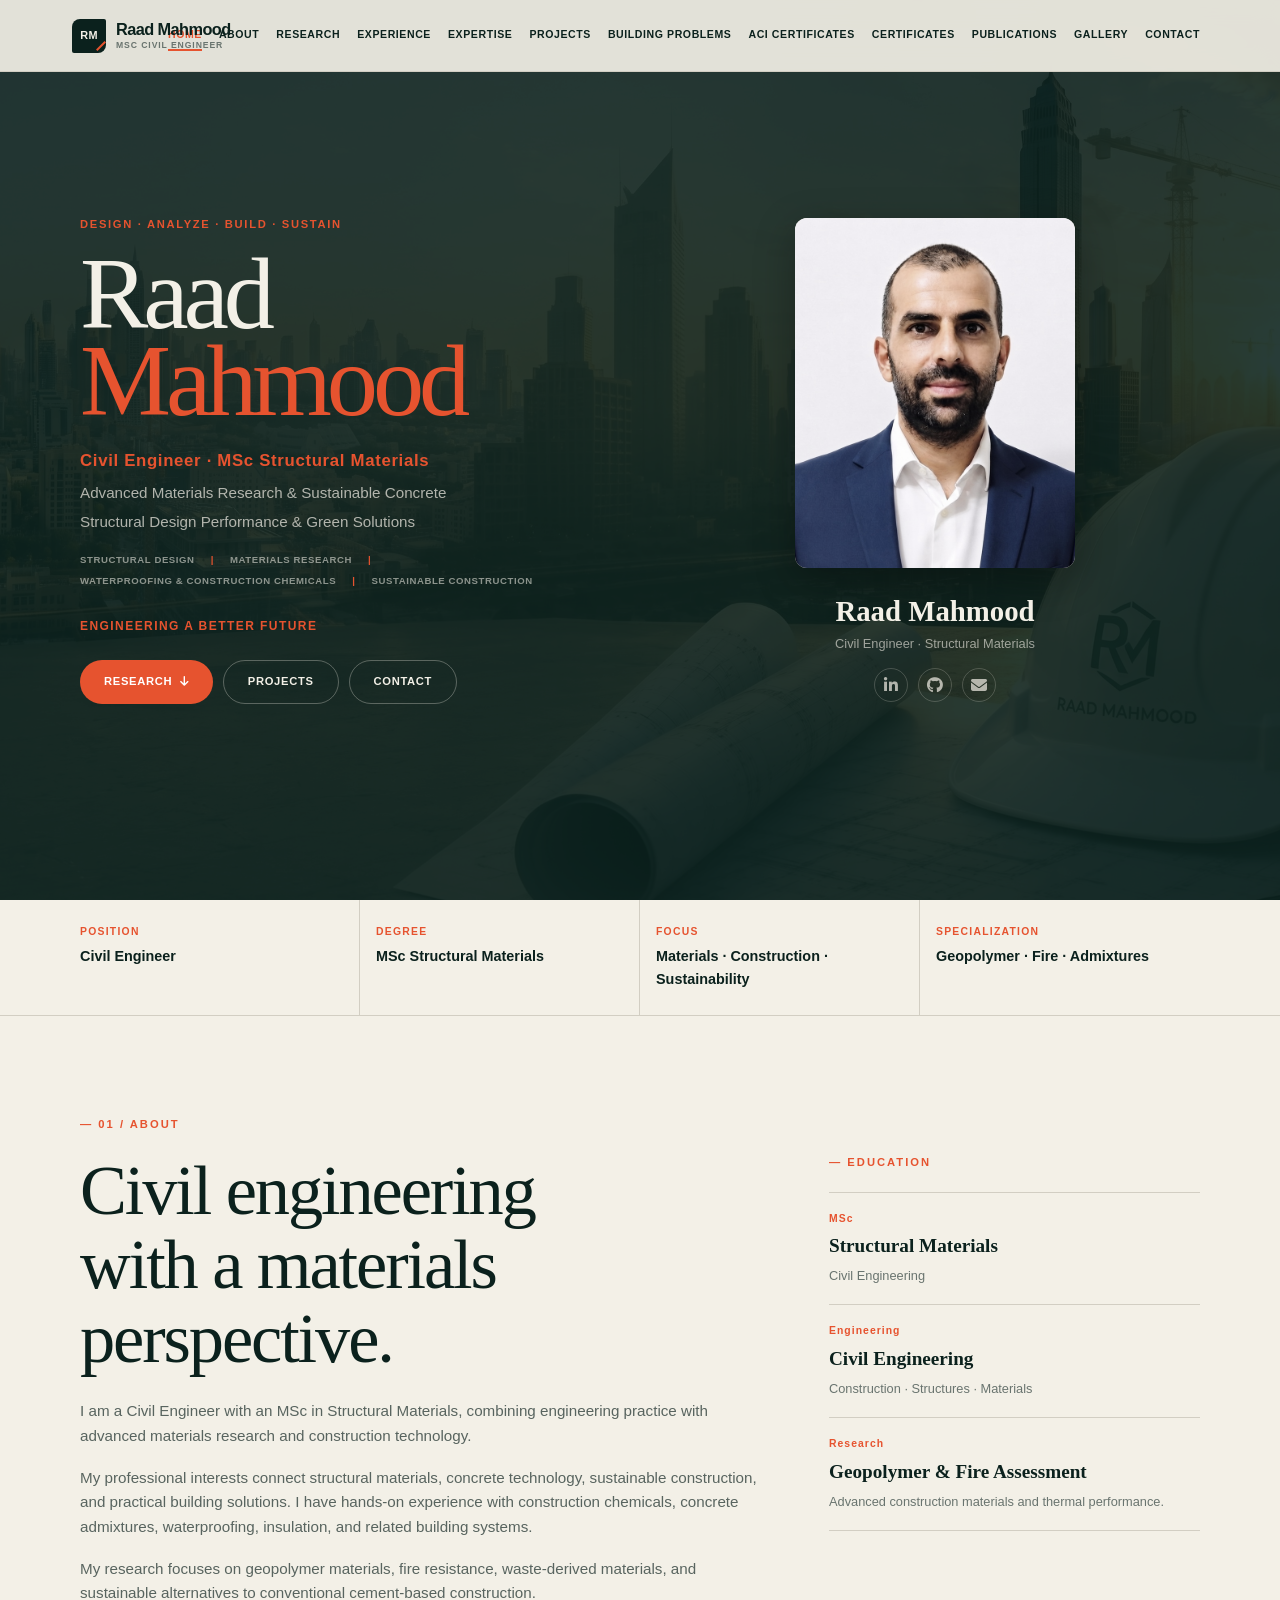
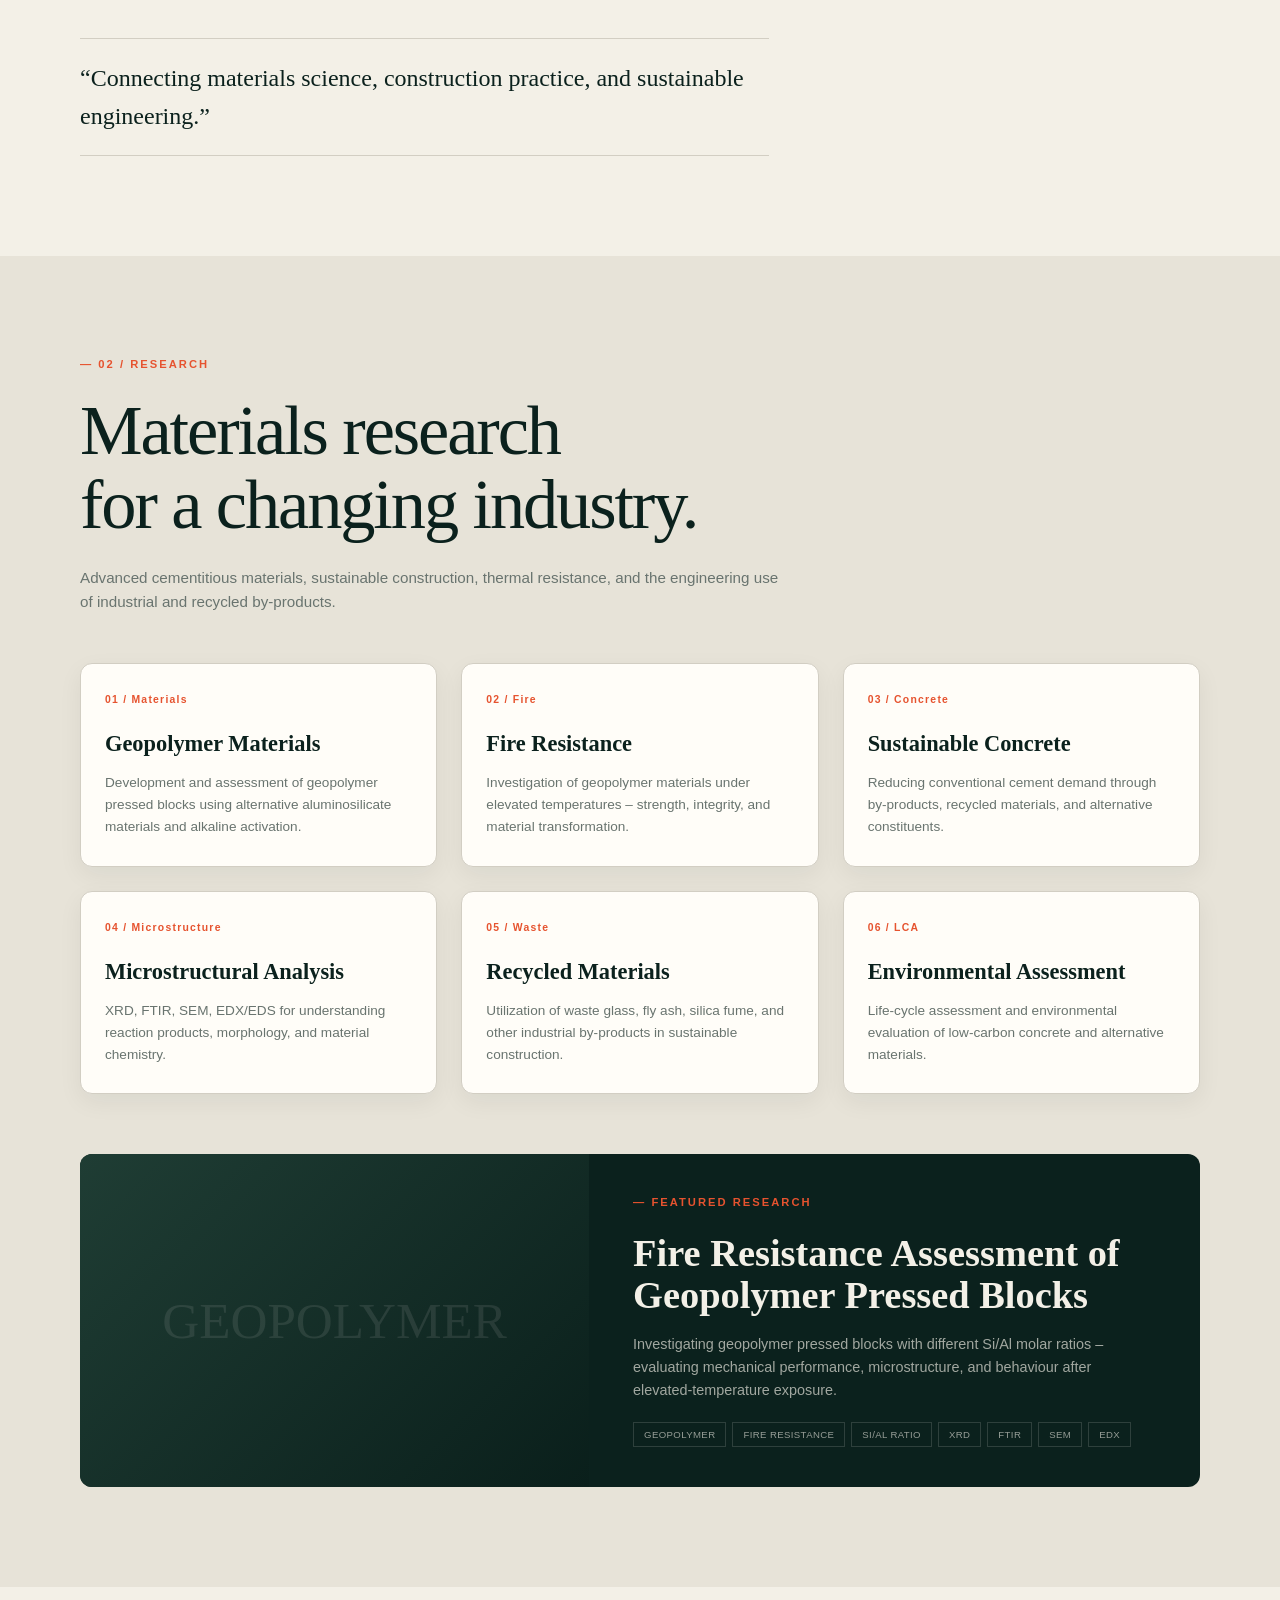
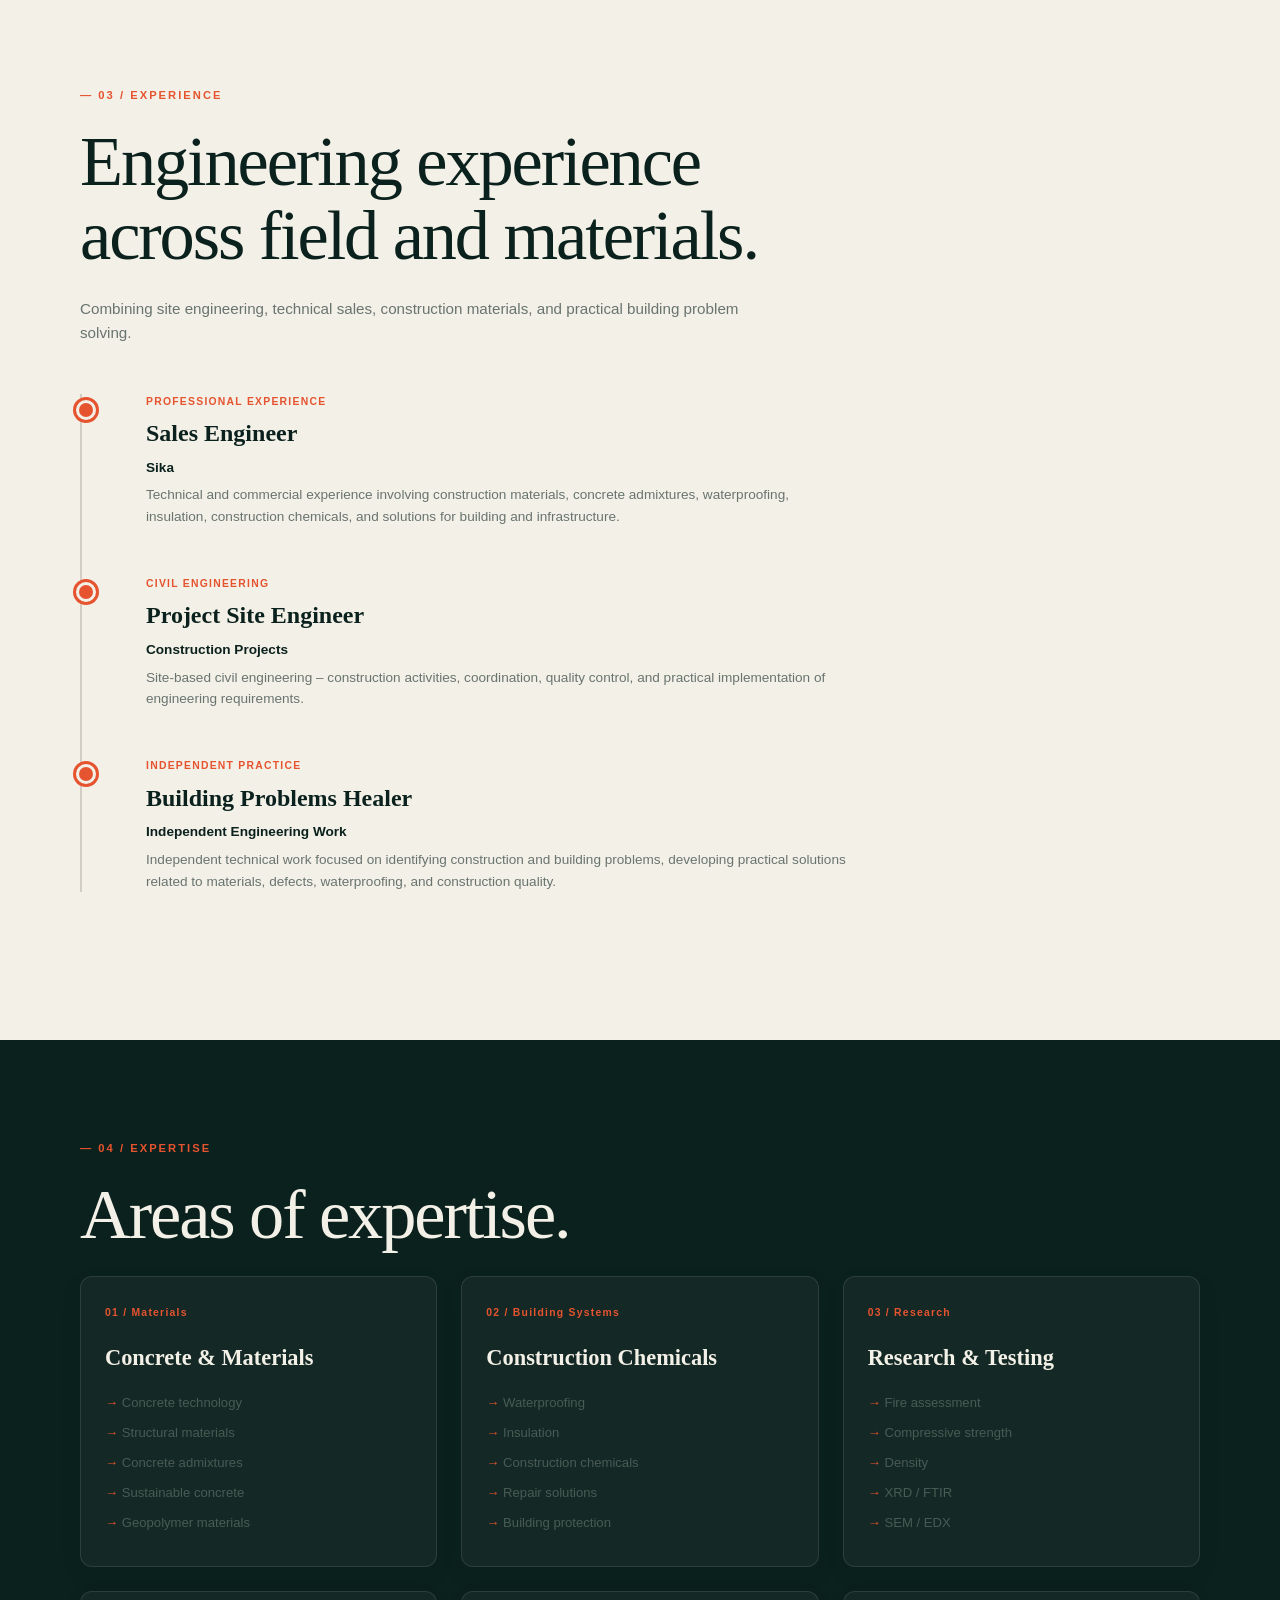
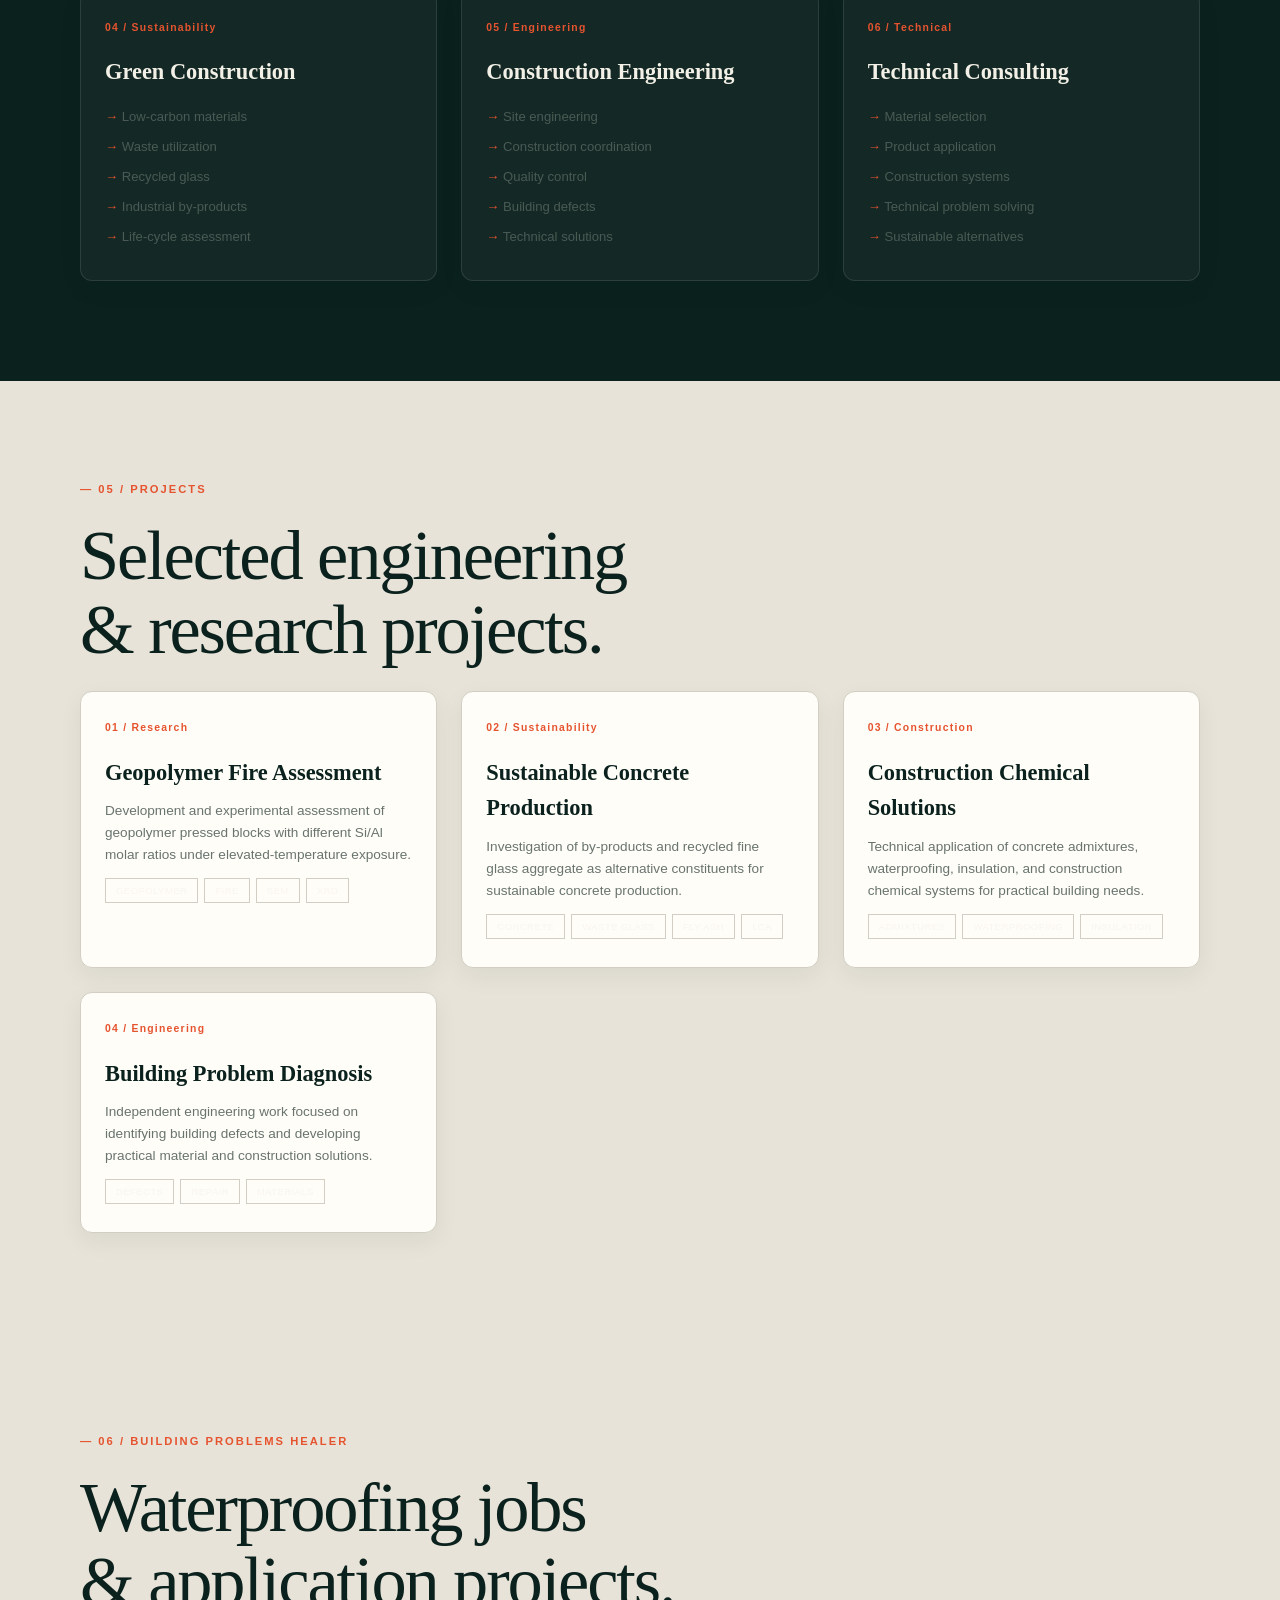
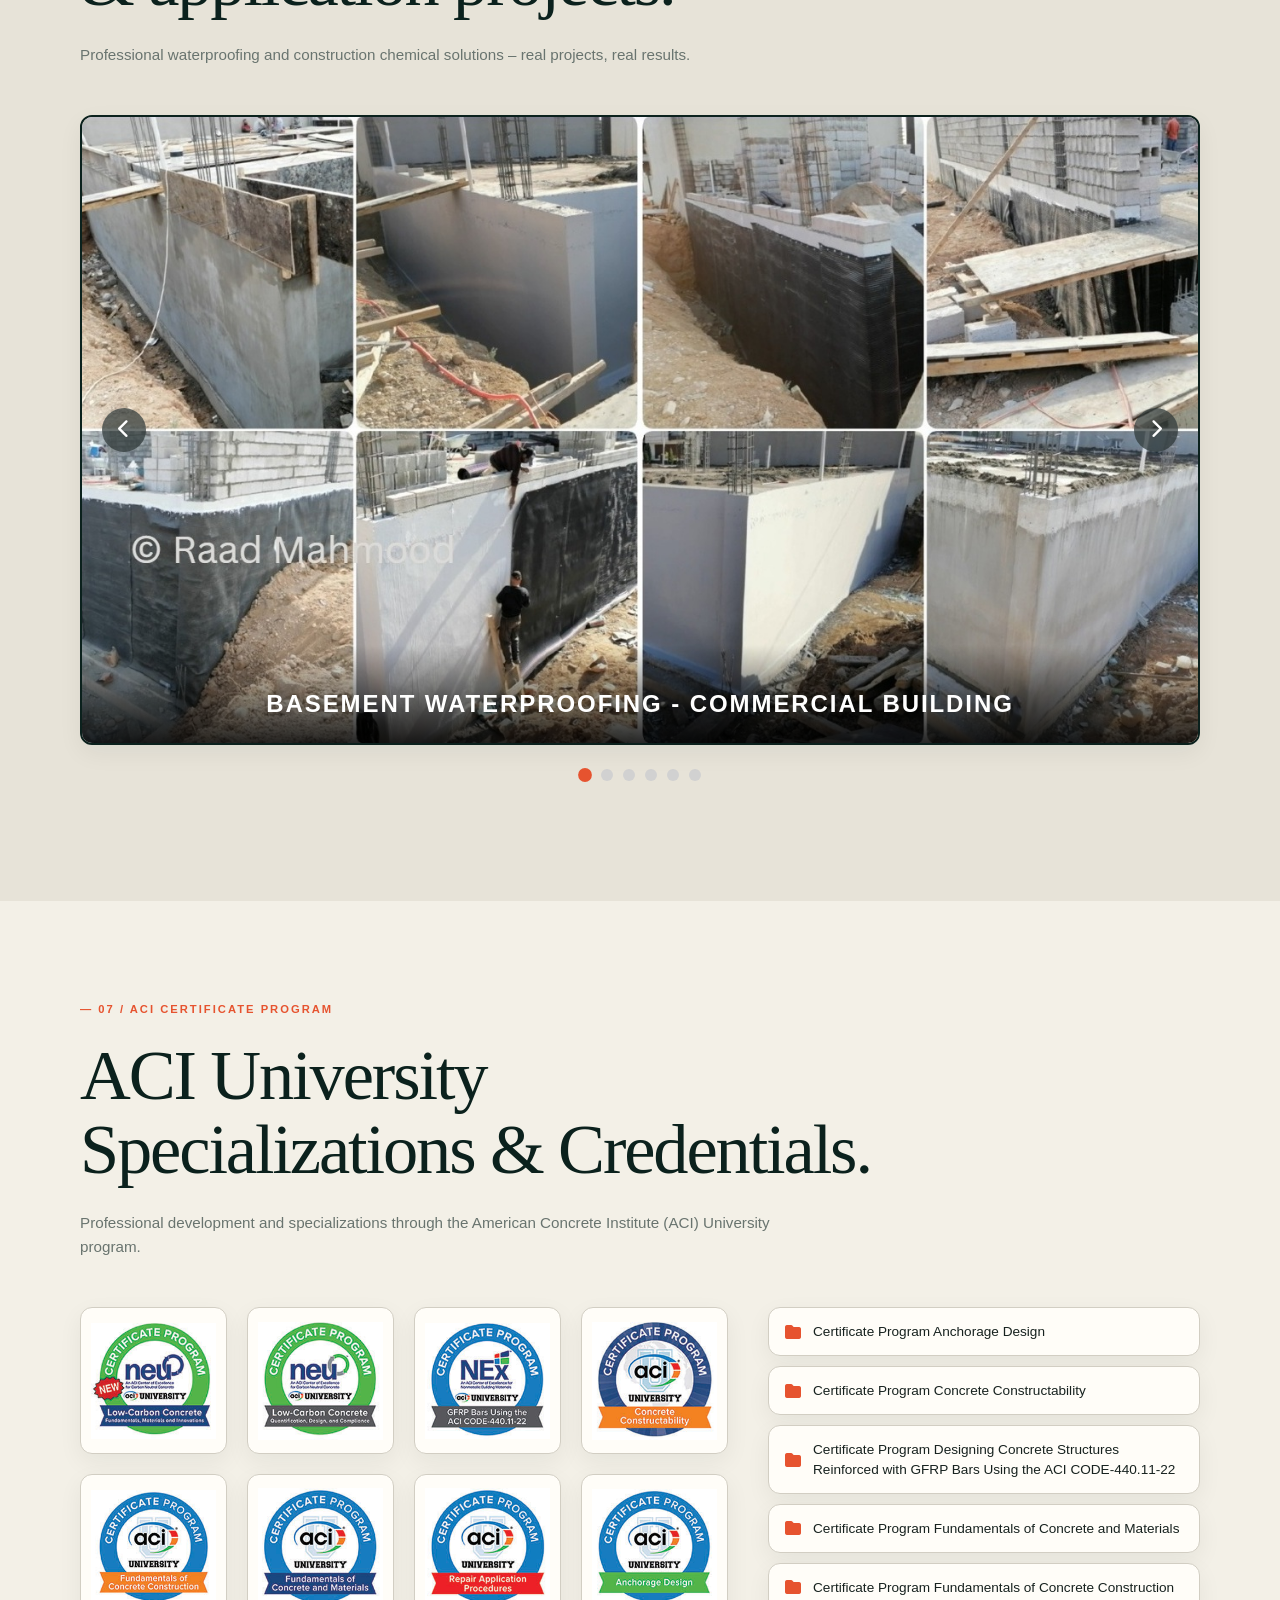
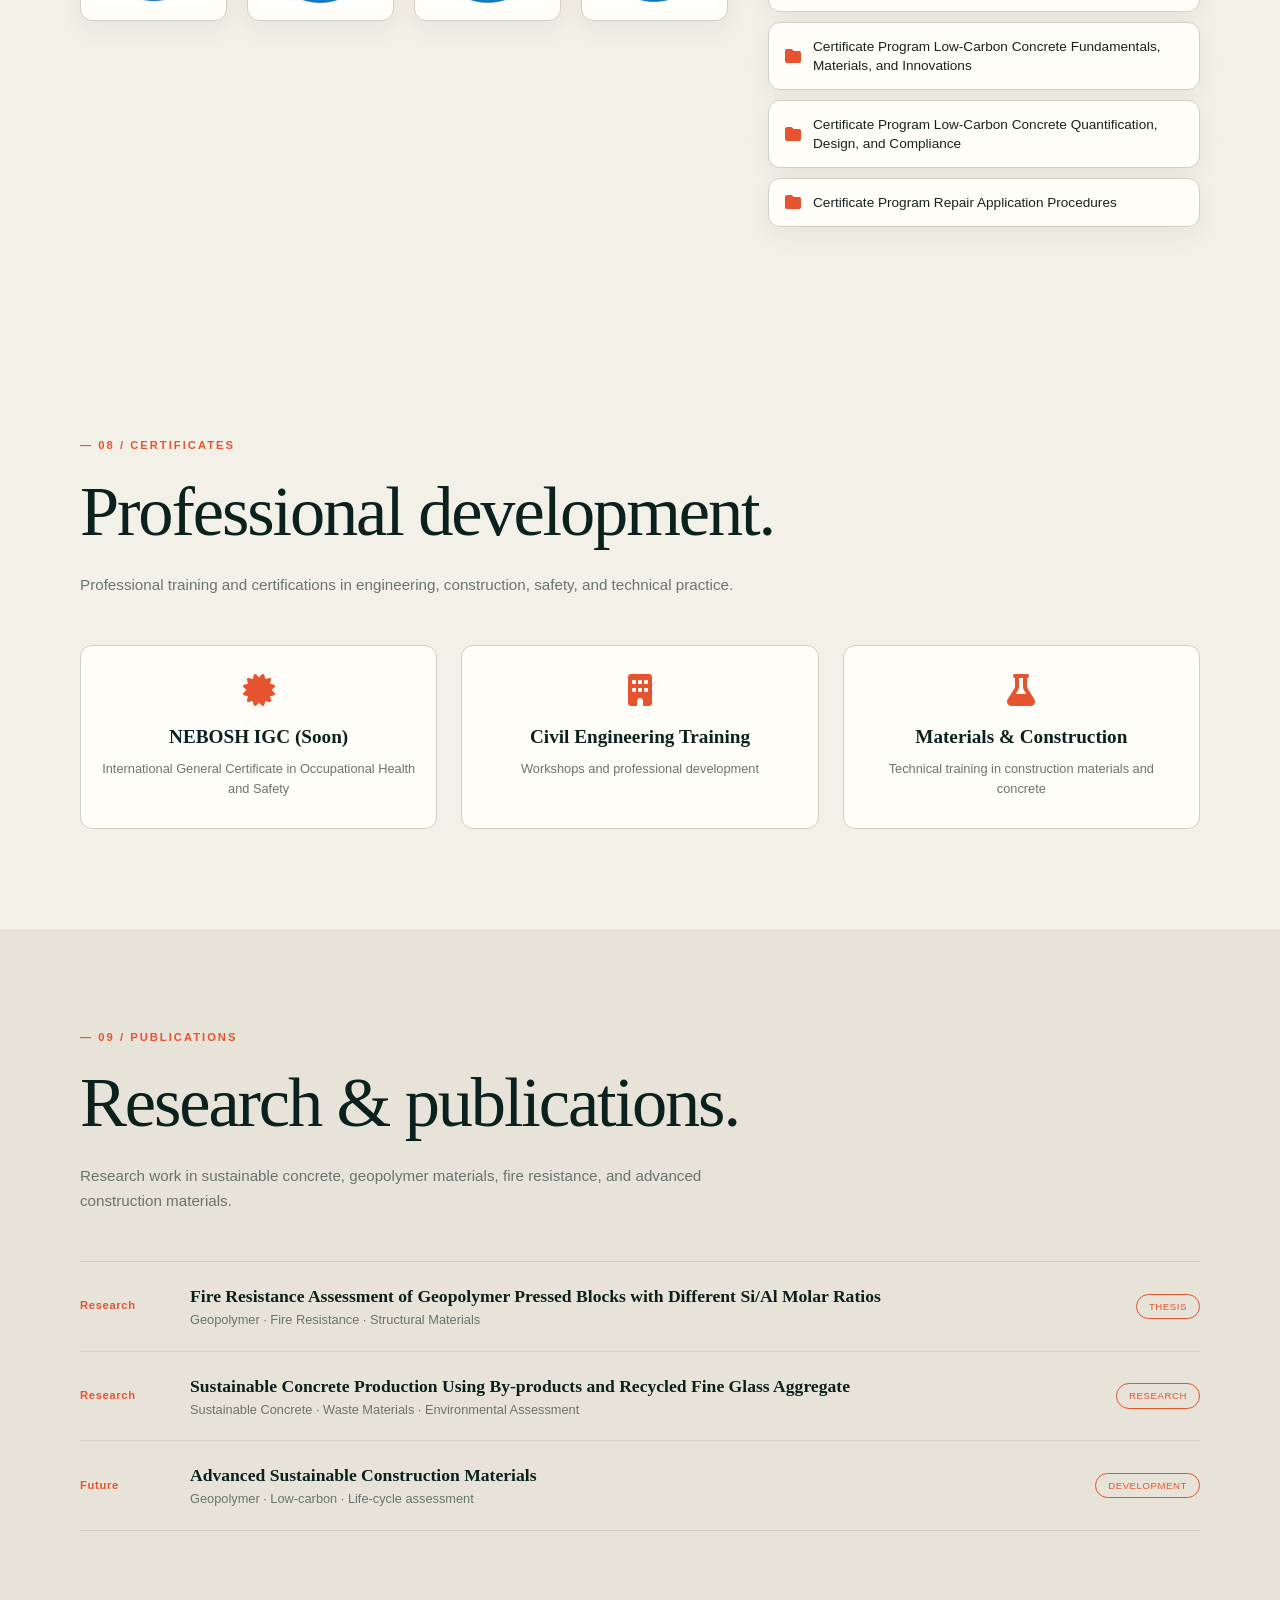
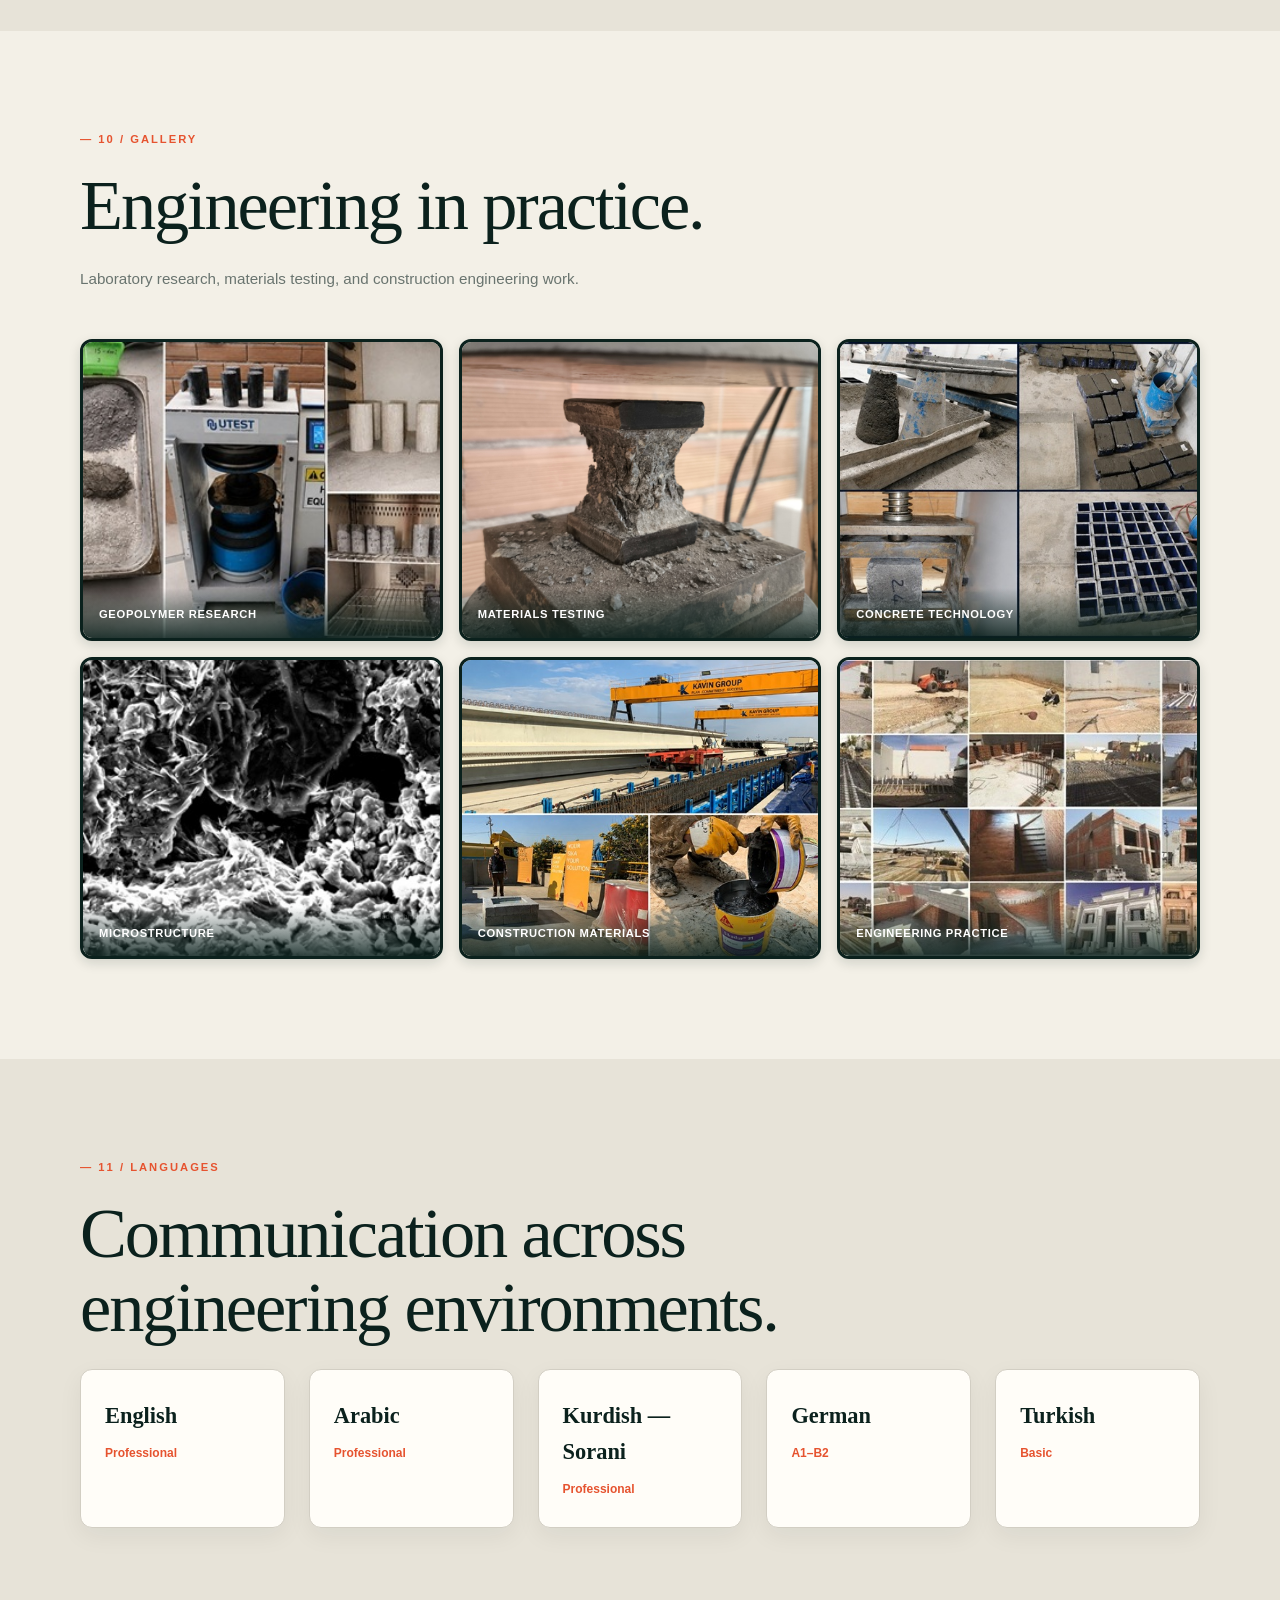
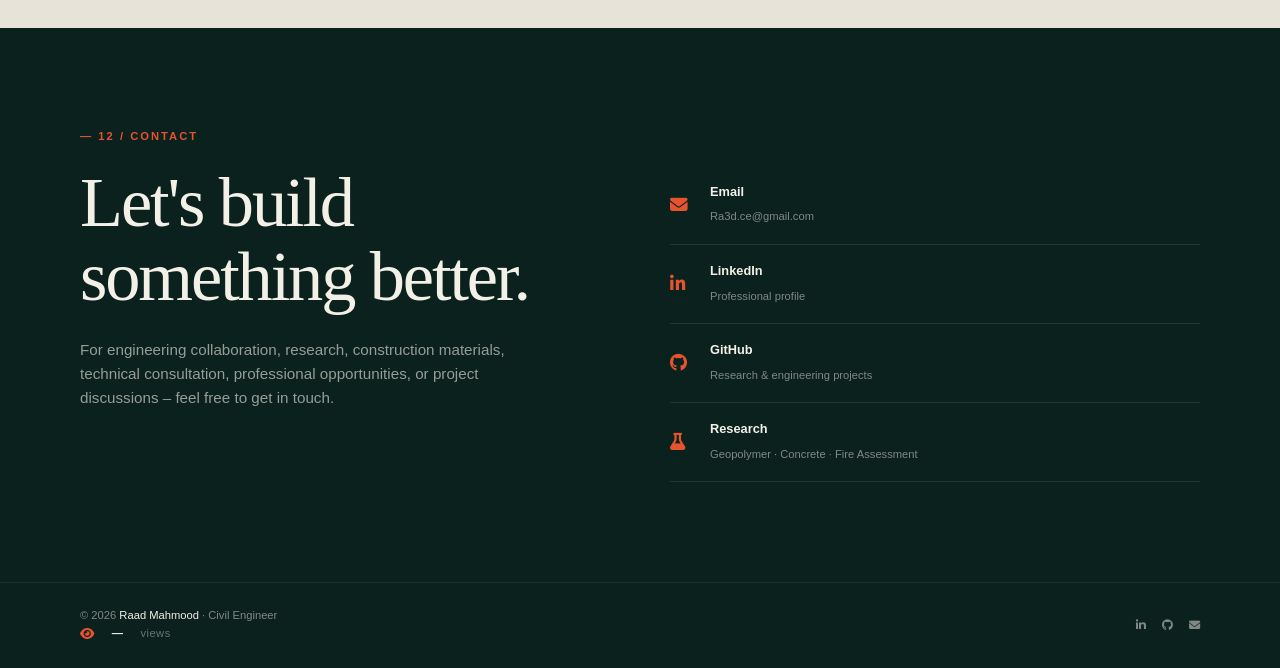
<file: index.html>
<!DOCTYPE html>
<html lang="en">
<head>
    <meta charset="UTF-8" />
    <meta name="viewport" content="width=device-width, initial-scale=1.0" />
    <title>Raad Mahmood · Civil Engineer & Materials Specialist</title>
    <meta name="description" content="Raad Mahmood – Civil Engineer, MSc Structural Materials, specialising in geopolymer fire assessment, concrete admixtures, waterproofing, insulation, construction chemicals, and sustainable concrete." />
    <link rel="stylesheet" href="https://cdnjs.cloudflare.com/ajax/libs/font-awesome/6.5.2/css/all.min.css" />

    <!-- ===== FAVICON (Updated for SVG in /images/) ===== -->
    <link rel="icon" type="image/svg+xml" href="images/favicon.svg">
    <!-- Standard fallbacks -->
    <link rel="icon" type="image/png" sizes="32x32" href="images/favicon-32x32.png">
    <link rel="icon" type="image/png" sizes="16x16" href="images/favicon-16x16.png">
    <link rel="apple-touch-icon" sizes="180x180" href="images/apple-touch-icon.png">
    <link rel="manifest" href="/site.webmanifest">
    <link rel="mask-icon" href="images/safari-pinned-tab.svg" color="#0b211d">
    <meta name="theme-color" content="#0b211d">

    <style>
        /* ===== VARIABLES (same palette) ===== */
        :root {
            --cream: #f3f0e7;
            --cream-dark: #e7e3d8;
            --green: #0b211d;
            --green-light: #15322c;
            --orange: #e6532f;
            --orange-dark: #c94122;
            --black: #17221f;
            --muted: #69746f;
            --line: #d2cec3;
            --white: #fffdf8;
            --max-width: 1120px;
            --radius: 12px;
            --shadow: 0 8px 24px rgba(11, 33, 29, 0.06);
        }

        /* ===== RESET & BASE ===== */
        * {
            margin: 0;
            padding: 0;
            box-sizing: border-box;
        }
        html {
            scroll-behavior: smooth;
        }
        body {
            font-family: "Century Gothic", "Trebuchet MS", Arial, sans-serif;
            background: var(--cream);
            color: var(--black);
            line-height: 1.6;
        }
        a {
            color: inherit;
            text-decoration: none;
        }
        img {
            max-width: 100%;
            display: block;
        }
        ::selection {
            background: var(--orange);
            color: white;
        }

        .container {
            width: min(var(--max-width), calc(100% - 40px));
            margin: 0 auto;
        }

        /* ===== IMAGE PROTECTION ===== */
        img {
            -webkit-user-drag: none;
            user-drag: none;
            -webkit-user-select: none;
            user-select: none;
            pointer-events: none;
        }
        .gallery-item img,
        .profile-image img,
        .hero::after {
            pointer-events: none;
            -webkit-user-drag: none;
            user-drag: none;
        }

        /* Subtle copyright watermark on gallery images */
        .gallery-item::after {
            content: "© Raad Mahmood";
            position: absolute;
            bottom: 34px;
            right: 12px;
            font-size: 0.45rem;
            color: rgba(255, 255, 255, 0.25);
            pointer-events: none;
            letter-spacing: 0.06em;
            text-shadow: 0 1px 4px rgba(0, 0, 0, 0.3);
            opacity: 0.6;
            z-index: 2;
        }

        /* ===== HEADER ===== */
        header {
            position: fixed;
            top: 0;
            left: 0;
            right: 0;
            height: 72px;
            background: rgba(243, 240, 231, 0.92);
            backdrop-filter: blur(12px);
            border-bottom: 1px solid var(--line);
            z-index: 1000;
            display: flex;
            align-items: center;
        }
        .nav {
            display: flex;
            align-items: center;
            justify-content: space-between;
        }
        /* ===== HEADER BRAND ===== */
        .logo {
            display: flex;
            align-items: center;
            gap: 10px;
            flex: 0 0 210px;
            width: 210px;
            transform: translateX(-8px);
            font-weight: 700;
            color: var(--green);
        }

        .logo-mark {
            width: 34px;
            height: 34px;
            flex: 0 0 34px;
            background: var(--green);
            color: var(--cream);
            display: flex;
            align-items: center;
            justify-content: center;
            font-size: 0.68rem;
            font-weight: 700;
            letter-spacing: 0.02em;
            border-radius: 8px 2px 8px 2px;
            position: relative;
            overflow: hidden;
        }

        .logo-mark::after {
            content: "";
            position: absolute;
            width: 12px;
            height: 2px;
            background: var(--orange);
            right: -1px;
            bottom: 6px;
            transform: rotate(-45deg);
        }

        .logo-text {
            display: block;
            min-width: 0;
            line-height: 1.15;
        }

        .logo-name {
            font-family: "Century Gothic", "Trebuchet MS", Arial, sans-serif;
            font-size: 1.02rem;
            font-weight: 700;
            letter-spacing: -0.035em;
            white-space: nowrap;
        }

        .logo-role {
            display: block;
            margin-top: 2px;
            font-size: 0.54rem;
            letter-spacing: 0.105em;
            text-transform: uppercase;
            color: var(--muted);
            font-weight: 600;
            white-space: nowrap;
        }

        /* ===== MENU BUTTON BASE STYLING (Prevents browser quirks) ===== */
        .menu-btn {
            display: none;
            background: none;
            border: none;
            font-size: 1.3rem;
            color: var(--green);
            cursor: pointer;
            padding: 5px;
            margin-right: -5px;
        }

        .nav-links {
            display: flex;
            align-items: center;
            justify-content: flex-end;
            gap: 17px;
            flex: 1;
            min-width: 0;
        }

        .nav-links a {
            font-size: 0.66rem;
            font-weight: 700;
            letter-spacing: 0.055em;
            text-transform: uppercase;
            color: var(--green);
            padding: 6px 0;
            border-bottom: 2px solid transparent;
            transition: color 0.2s, border-color 0.2s;
            white-space: nowrap;
        }

        .nav-links a:hover,
        .nav-links a.active {
            color: var(--orange);
            border-bottom-color: var(--orange);
        }

        @media (max-width: 1200px) and (min-width: 1101px) {
            .logo {
                flex-basis: 185px;
                width: 185px;
            }
            .nav-links {
                gap: 12px;
            }
            .nav-links a {
                font-size: 0.58rem;
                letter-spacing: 0.045em;
            }
        }

        /* ===== RESPONSIVE HEADER (Moved up to 1100px to prevent overlap on all browsers) ===== */
        @media (max-width: 1100px) {
            .logo {
                flex-basis: auto;
                width: auto;
                transform: translateX(-4px);
            }
            .nav-links {
                display: none;
                position: absolute;
                top: 72px;
                left: 20px;
                right: 20px;
                flex-direction: column;
                background: var(--cream);
                padding: 20px;
                border: 1px solid var(--line);
                border-radius: var(--radius);
                box-shadow: var(--shadow);
                gap: 10px;
            }
            .nav-links.show {
                display: flex;
            }
            .menu-btn {
                display: block;
            }
        }

        /* ===== SECTIONS ===== */
        section {
            padding: 100px 0;
        }
        .section-label {
            color: var(--orange);
            font-size: 0.7rem;
            font-weight: 700;
            letter-spacing: 0.18em;
            text-transform: uppercase;
            margin-bottom: 20px;
        }
        .section-label::before {
            content: "— ";
        }
        .section-title {
            font-family: Georgia, "Times New Roman", serif;
            font-size: clamp(2.8rem, 5.5vw, 5.2rem);
            line-height: 1.05;
            letter-spacing: -0.03em;
            font-weight: 500;
            color: var(--green);
            margin-bottom: 24px;
        }
        .section-description {
            max-width: 700px;
            color: var(--muted);
            font-size: 0.95rem;
            margin-bottom: 48px;
        }

        /* ===== HERO ===== */
        .hero {
            min-height: 100vh;
            padding-top: 120px;
            background: var(--green);
            color: var(--cream);
            display: flex;
            align-items: center;
            position: relative;
            overflow: hidden;
        }
        .hero::after {
            content: "";
            position: absolute;
            inset: 0;
            background: url('images/hero-bg.jpg') center/cover no-repeat;
            opacity: 0.12;
            pointer-events: none;
        }
        .hero-grid {
            display: grid;
            grid-template-columns: 1fr 1fr;
            gap: 60px;
            align-items: center;
            position: relative;
            z-index: 2;
        }
        .hero-content h1 {
            font-family: Georgia, "Times New Roman", serif;
            font-size: clamp(3.6rem, 8vw, 7.2rem);
            line-height: 0.9;
            letter-spacing: -0.05em;
            font-weight: 500;
            color: var(--cream);
            margin-bottom: 24px;
        }
        .hero-content h1 span {
            color: var(--orange);
        }
        .hero-sub {
            font-size: 0.8rem;
            font-weight: 700;
            letter-spacing: 0.12em;
            text-transform: uppercase;
            color: var(--orange);
            margin-bottom: 16px;
        }
        .hero-description {
            max-width: 560px;
            color: rgba(243, 240, 231, 0.7);
            font-size: 0.95rem;
            margin-bottom: 32px;
        }
        .hero-buttons {
            display: flex;
            flex-wrap: wrap;
            gap: 10px;
        }
        .btn {
            display: inline-flex;
            align-items: center;
            gap: 8px;
            padding: 12px 24px;
            font-size: 0.7rem;
            font-weight: 700;
            letter-spacing: 0.06em;
            text-transform: uppercase;
            border-radius: 40px;
            transition: 0.25s;
            cursor: pointer;
        }
        .btn-primary {
            background: var(--orange);
            color: white;
        }
        .btn-primary:hover {
            background: var(--orange-dark);
            transform: translateY(-3px);
        }
        .btn-outline {
            border: 1px solid rgba(243, 240, 231, 0.3);
            color: var(--cream);
        }
        .btn-outline:hover {
            border-color: var(--orange);
            color: var(--orange);
        }
        .hero-profile {
            display: flex;
            flex-direction: column;
            align-items: center;
            text-align: center;
        }
        .profile-image {
            width: 100%;
            max-width: 280px;
            aspect-ratio: 4 / 5;
            background: var(--cream-dark);
            border-radius: var(--radius);
            overflow: hidden;
            margin-bottom: 20px;
            box-shadow: 0 12px 40px rgba(0, 0, 0, 0.3);
        }
        .profile-image img {
            width: 100%;
            height: 100%;
            object-fit: cover;
            filter: grayscale(40%);
            transition: 0.4s;
        }
        .profile-image img:hover {
            filter: grayscale(0%);
        }
        .hero-profile h3 {
            font-family: Georgia, "Times New Roman", serif;
            font-size: 1.8rem;
            color: var(--cream);
        }
        .hero-profile p {
            color: rgba(243, 240, 231, 0.6);
            font-size: 0.8rem;
        }
        .social-icons {
            display: flex;
            gap: 10px;
            margin-top: 14px;
        }
        .social-icons a {
            display: flex;
            align-items: center;
            justify-content: center;
            width: 34px;
            height: 34px;
            border: 1px solid rgba(243, 240, 231, 0.2);
            border-radius: 50%;
            color: rgba(243, 240, 231, 0.7);
            transition: 0.2s;
        }
        .social-icons a:hover {
            border-color: var(--orange);
            color: var(--orange);
        }

        /* ===== INFO STRIP ===== */
        .info-strip {
            padding: 0;
            background: var(--cream);
            border-bottom: 1px solid var(--line);
        }
        .info-grid {
            display: grid;
            grid-template-columns: repeat(4, 1fr);
        }
        .info-item {
            padding: 24px 16px;
            border-right: 1px solid var(--line);
        }
        .info-item:last-child {
            border-right: none;
        }
        .info-item:first-child {
            padding-left: 0;
        }
        .info-label {
            color: var(--orange);
            font-size: 0.65rem;
            font-weight: 700;
            letter-spacing: 0.12em;
            text-transform: uppercase;
            margin-bottom: 4px;
        }
        .info-value {
            font-weight: 600;
            font-size: 0.9rem;
            color: var(--green);
        }

        /* ===== ABOUT ===== */
        #about {
            background: var(--cream);
        }
        .about-grid {
            display: grid;
            grid-template-columns: 1.3fr 0.7fr;
            gap: 60px;
        }
        .about-text p {
            color: #58645f;
            font-size: 0.95rem;
            margin-bottom: 18px;
        }
        .about-highlight {
            margin-top: 32px;
            padding: 20px 0;
            border-top: 1px solid var(--line);
            border-bottom: 1px solid var(--line);
            font-family: Georgia, "Times New Roman", serif;
            font-size: 1.5rem;
            color: var(--green);
        }
        .education-item {
            padding: 18px 0;
            border-top: 1px solid var(--line);
        }
        .education-item:last-child {
            border-bottom: 1px solid var(--line);
        }
        .education-year {
            color: var(--orange);
            font-size: 0.65rem;
            font-weight: 700;
            letter-spacing: 0.1em;
        }
        .education-item h3 {
            font-family: Georgia, "Times New Roman", serif;
            color: var(--green);
            font-size: 1.2rem;
            margin: 4px 0;
        }
        .education-item p {
            color: var(--muted);
            font-size: 0.8rem;
        }

        /* ===== CARDS ===== */
        .card-grid {
            display: grid;
            grid-template-columns: repeat(auto-fit, minmax(280px, 1fr));
            gap: 24px;
        }
        .card {
            background: var(--white);
            border-radius: var(--radius);
            padding: 28px 24px;
            border: 1px solid var(--line);
            transition: 0.25s;
            box-shadow: var(--shadow);
        }
        .card:hover {
            transform: translateY(-6px);
            box-shadow: 0 16px 40px rgba(11, 33, 29, 0.08);
        }
        .card .number {
            color: var(--orange);
            font-size: 0.65rem;
            font-weight: 700;
            letter-spacing: 0.12em;
            margin-bottom: 18px;
        }
        .card h3 {
            font-family: Georgia, "Times New Roman", serif;
            color: var(--green);
            font-size: 1.4rem;
            margin-bottom: 10px;
        }
        .card p {
            color: var(--muted);
            font-size: 0.85rem;
        }
        .card ul {
            list-style: none;
            padding: 0;
            margin-top: 12px;
        }
        .card ul li {
            padding: 4px 0;
            border-bottom: 1px solid rgba(0, 0, 0, 0.04);
            font-size: 0.82rem;
            color: #4a5a54;
        }
        .card ul li::before {
            content: "→ ";
            color: var(--orange);
        }

        /* ===== FEATURED RESEARCH ===== */
        .featured {
            margin-top: 60px;
            display: grid;
            grid-template-columns: 1fr 1.2fr;
            background: var(--green);
            border-radius: var(--radius);
            overflow: hidden;
            color: var(--cream);
        }
        .featured-visual {
            min-height: 300px;
            background: linear-gradient(135deg, #1f3d34, #0a1f1b);
            display: flex;
            align-items: center;
            justify-content: center;
            font-family: Georgia, "Times New Roman", serif;
            font-size: clamp(2rem, 4vw, 4rem);
            color: rgba(243, 240, 231, 0.1);
        }
        .featured-content {
            padding: 40px 44px;
        }
        .featured-content .section-label {
            color: var(--orange);
        }
        .featured-content h3 {
            font-family: Georgia, "Times New Roman", serif;
            font-size: clamp(1.8rem, 3vw, 2.8rem);
            line-height: 1.1;
            color: var(--cream);
            margin-bottom: 16px;
        }
        .featured-content p {
            color: rgba(243, 240, 231, 0.65);
            font-size: 0.9rem;
            margin-bottom: 20px;
        }
        .tags {
            display: flex;
            flex-wrap: wrap;
            gap: 6px;
        }
        .tag {
            border: 1px solid rgba(243, 240, 231, 0.15);
            padding: 4px 10px;
            font-size: 0.6rem;
            text-transform: uppercase;
            letter-spacing: 0.04em;
            color: rgba(243, 240, 231, 0.6);
        }

        /* ===== TIMELINE ===== */
        .timeline {
            position: relative;
            margin-top: 40px;
            border-left: 2px solid var(--line);
            padding-left: 40px;
        }
        .timeline-item {
            position: relative;
            margin-bottom: 48px;
            padding-left: 24px;
        }
        .timeline-item::before {
            content: "";
            position: absolute;
            left: -46px;
            top: 6px;
            width: 14px;
            height: 14px;
            border-radius: 50%;
            background: var(--orange);
            border: 3px solid var(--cream);
            box-shadow: 0 0 0 3px var(--orange);
        }
        .timeline-date {
            color: var(--orange);
            font-size: 0.65rem;
            font-weight: 700;
            letter-spacing: 0.12em;
            text-transform: uppercase;
        }
        .timeline-item h3 {
            font-family: Georgia, "Times New Roman", serif;
            color: var(--green);
            font-size: 1.5rem;
            margin: 4px 0;
        }
        .timeline-company {
            font-weight: 600;
            color: var(--green);
            font-size: 0.85rem;
            margin-bottom: 6px;
        }
        .timeline-item p {
            max-width: 700px;
            color: var(--muted);
            font-size: 0.85rem;
        }

        /* ===== GALLERY ===== */
        .gallery-grid {
            display: grid;
            grid-template-columns: repeat(3, 1fr);
            gap: 16px;
        }
        .gallery-item {
            aspect-ratio: 1.2;
            background: var(--cream-dark);
            position: relative;
            overflow: hidden;
            border: 3px solid var(--green);
            border-radius: var(--radius);
            box-shadow: 0 4px 12px rgba(11, 33, 29, 0.15);
        }
        .gallery-item img {
            width: 100%;
            height: 100%;
            object-fit: cover;
            transition: 0.3s;
        }
        .gallery-item img:hover {
            transform: scale(1.03);
        }
        .gallery-label {
            position: absolute;
            bottom: 0;
            left: 0;
            right: 0;
            padding: 18px 16px 14px 16px;
            background: linear-gradient(to top, rgba(11, 33, 29, 0.85) 0%, transparent 100%);
            font-size: 0.7rem;
            font-weight: 700;
            text-transform: uppercase;
            letter-spacing: 0.06em;
            color: white;
            pointer-events: none;
            z-index: 1;
        }

        /* ===== CERTIFICATES ===== */
        .cert-grid {
            display: grid;
            grid-template-columns: repeat(auto-fit, minmax(240px, 1fr));
            gap: 24px;
        }
        .cert-item {
            background: var(--white);
            padding: 28px 20px;
            border-radius: var(--radius);
            border: 1px solid var(--line);
            text-align: center;
            transition: 0.25s;
        }
        .cert-item:hover {
            transform: translateY(-4px);
            box-shadow: var(--shadow);
        }
        .cert-item i {
            font-size: 2rem;
            color: var(--orange);
            margin-bottom: 16px;
        }
        .cert-item h4 {
            font-family: Georgia, "Times New Roman", serif;
            color: var(--green);
            font-size: 1.2rem;
            margin-bottom: 6px;
        }
        .cert-item p {
            color: var(--muted);
            font-size: 0.8rem;
        }

        /* ===== PUBLICATIONS ===== */
        .pub-list {
            border-top: 1px solid var(--line);
        }
        .pub-item {
            display: grid;
            grid-template-columns: 90px 1fr auto;
            gap: 20px;
            align-items: center;
            padding: 20px 0;
            border-bottom: 1px solid var(--line);
        }
        .pub-item .year {
            color: var(--orange);
            font-weight: 700;
            font-size: 0.7rem;
            letter-spacing: 0.06em;
        }
        .pub-item h4 {
            font-family: Georgia, "Times New Roman", serif;
            color: var(--green);
            font-size: 1.1rem;
        }
        .pub-item p {
            color: var(--muted);
            font-size: 0.8rem;
        }
        .pub-status {
            border: 1px solid var(--orange);
            padding: 4px 12px;
            font-size: 0.6rem;
            text-transform: uppercase;
            letter-spacing: 0.06em;
            color: var(--orange);
            border-radius: 30px;
        }

        /* ===== CONTACT ===== */
        #contact {
            background: var(--green);
            color: var(--cream);
        }
        #contact .section-title {
            color: var(--cream);
        }
        .contact-grid {
            display: grid;
            grid-template-columns: 1fr 1fr;
            gap: 60px;
        }
        .contact-intro {
            color: rgba(243, 240, 231, 0.6);
            font-size: 0.95rem;
            max-width: 480px;
        }
        .contact-link {
            display: flex;
            align-items: center;
            gap: 16px;
            padding: 16px 0;
            border-bottom: 1px solid rgba(243, 240, 231, 0.1);
            transition: 0.2s;
        }
        .contact-link:hover {
            transform: translateX(6px);
            border-color: var(--orange);
        }
        .contact-link i {
            color: var(--orange);
            width: 24px;
            font-size: 1.1rem;
        }
        .contact-link strong {
            display: block;
            color: var(--cream);
            font-size: 0.8rem;
        }
        .contact-link span {
            color: rgba(243, 240, 231, 0.5);
            font-size: 0.7rem;
        }

        /* ===== FOOTER ===== */
        footer {
            background: var(--green);
            border-top: 1px solid rgba(243, 240, 231, 0.08);
            padding: 24px 0;
            color: rgba(243, 240, 231, 0.5);
            font-size: 0.7rem;
        }
        .footer-inner {
            display: flex;
            justify-content: space-between;
            align-items: center;
            flex-wrap: wrap;
            gap: 12px;
        }
        .footer-name {
            color: var(--cream);
        }
        .footer-socials {
            display: flex;
            gap: 16px;
        }
        .footer-socials a {
            transition: 0.2s;
        }
        .footer-socials a:hover {
            color: var(--orange);
        }
        .visitor-counter {
            display: inline-flex;
            align-items: center;
            gap: 8px;
            font-size: 0.7rem;
            color: rgba(243, 240, 231, 0.4);
            letter-spacing: 0.04em;
        }
        .visitor-counter i {
            color: var(--orange);
            font-size: 0.8rem;
        }
        .visitor-counter .count {
            color: var(--cream);
            font-weight: 600;
            min-width: 30px;
            display: inline-block;
            text-align: center;
        }

        /* ===== BUILDING PROBLEMS – SINGLE IMAGE SLIDER ===== */
        .healer-slider-wrapper {
            max-width: 100%;
            margin: 0 auto;
            padding-bottom: 20px;
        }
        .healer-slide-card {
            position: relative;
            border-radius: var(--radius);
            border: 2px solid var(--green);
            overflow: hidden;
            box-shadow: var(--shadow);
            background: var(--cream);
            aspect-ratio: 16 / 9;
        }
        .healer-slide-card img {
            width: 100%;
            height: 100%;
            object-fit: cover;
            display: block;
            pointer-events: none;
        }
        .healer-overlay {
            position: absolute;
            bottom: 0;
            left: 0;
            right: 0;
            padding: 40px 20px 20px;
            background: linear-gradient(to top, rgba(0,0,0,0.85) 0%, transparent 100%);
            text-align: center;
            pointer-events: none;
        }
        .healer-overlay h3 {
            color: #fff;
            text-transform: uppercase;
            font-weight: 700;
            letter-spacing: 0.08em;
            font-family: "Century Gothic", Arial, sans-serif;
            font-size: clamp(1rem, 2vw, 1.5rem);
        }
        .healer-nav-btn {
            position: absolute;
            top: 50%;
            transform: translateY(-50%);
            background: rgba(45, 55, 55, 0.7);
            color: #fff;
            border: none;
            width: 44px;
            height: 44px;
            border-radius: 50%;
            display: flex;
            align-items: center;
            justify-content: center;
            cursor: pointer;
            z-index: 10;
            transition: 0.2s;
            font-size: 1.2rem;
        }
        .healer-nav-btn:hover {
            background: var(--orange);
            transform: translateY(-50%) scale(1.05);
        }
        .healer-prev { left: 20px; }
        .healer-next { right: 20px; }
        .healer-dots {
            display: flex;
            justify-content: center;
            gap: 10px;
            margin-top: 24px;
        }
        .healer-dots button {
            width: 12px;
            height: 12px;
            border-radius: 50%;
            border: none;
            background: #d1d1d1;
            cursor: pointer;
            transition: 0.3s;
        }
        .healer-dots button.active {
            background: var(--orange);
            transform: scale(1.15);
        }

        /* ===== NEW ACI CERTIFICATE SECTION ===== */
        #aci-certificates {
            background: var(--cream);
        }
        .aci-grid {
            display: grid;
            grid-template-columns: 1.2fr 0.8fr;
            gap: 40px;
            align-items: start;
        }
        .badge-grid {
            display: grid;
            grid-template-columns: repeat(4, 1fr);
            gap: 20px;
        }
        .badge-grid img {
            width: 100%;
            height: auto;
            aspect-ratio: 1/1;
            object-fit: contain;
            border-radius: var(--radius);
            border: 1px solid var(--line);
            box-shadow: var(--shadow);
            transition: 0.3s;
            background: var(--white);
            padding: 10px;
        }
        .badge-grid img:hover {
            transform: translateY(-4px);
            box-shadow: 0 12px 28px rgba(11, 33, 29, 0.08);
        }
        .aci-list ul {
            list-style: none;
            padding: 0;
            margin: 0;
        }
        .aci-list ul li {
            padding: 14px 16px;
            background: var(--white);
            border-radius: var(--radius);
            border: 1px solid var(--line);
            margin-bottom: 10px;
            font-size: 0.85rem;
            color: var(--black);
            display: flex;
            align-items: center;
            gap: 12px;
            transition: 0.2s;
            box-shadow: var(--shadow);
            line-height: 1.4;
        }
        .aci-list ul li i {
            color: var(--orange);
            font-size: 1rem;
            flex-shrink: 0;
        }
        .aci-list ul li:hover {
            border-color: var(--orange);
            transform: translateX(4px);
        }

        /* ===== RESPONSIVE ===== */
        @media (max-width: 920px) {
            .hero-grid {
                grid-template-columns: 1fr;
                text-align: center;
            }
            .hero-content .hero-description {
                margin-left: auto;
                margin-right: auto;
            }
            .hero-buttons {
                justify-content: center;
            }
            .hero-profile {
                order: -1;
            }
            .profile-image {
                max-width: 200px;
                margin-left: auto;
                margin-right: auto;
            }
            .about-grid,
            .contact-grid,
            .featured {
                grid-template-columns: 1fr;
            }
            .featured-visual {
                min-height: 180px;
            }
            .info-grid {
                grid-template-columns: 1fr 1fr;
            }
            .info-item {
                border-bottom: 1px solid var(--line);
            }
            .gallery-grid {
                grid-template-columns: 1fr 1fr;
                gap: 12px;
            }
            .pub-item {
                grid-template-columns: 1fr;
                gap: 6px;
            }
            .footer-inner {
                flex-direction: column;
                text-align: center;
            }
            .healer-nav-btn {
                width: 34px;
                height: 34px;
                font-size: 0.9rem;
            }
            .healer-prev { left: 10px; }
            .healer-next { right: 10px; }
            
            .aci-grid {
                grid-template-columns: 1fr;
            }
            .badge-grid {
                grid-template-columns: repeat(4, 1fr); 
                gap: 15px;
            }
        }

        @media (max-width: 700px) {
            .logo {
                flex-basis: auto;
                width: auto;
                transform: translateX(-4px);
            }
            .logo-mark {
                width: 34px;
                height: 34px;
                flex-basis: 34px;
            }
            .logo-name {
                font-size: 0.92rem;
                font-weight: 700;
            }
            .logo-role {
                font-size: 0.50rem;
            }
            .badge-grid {
                grid-template-columns: repeat(2, 1fr);
            }
        }

        @media (max-width: 560px) {
            section {
                padding: 60px 0;
            }
            .info-grid {
                grid-template-columns: 1fr;
            }
            .gallery-grid {
                grid-template-columns: 1fr;
                gap: 12px;
            }
            .footer-inner {
                flex-direction: column;
                gap: 12px;
            }
            .healer-slide-card {
                aspect-ratio: 4/3;
            }
            .healer-overlay h3 {
                font-size: 0.9rem;
            }
            .aci-list ul li {
                font-size: 0.8rem;
                padding: 12px;
            }
            .badge-grid {
                grid-template-columns: repeat(2, 1fr);
                gap: 10px;
            }
        }

        /* ===== REVEAL ANIMATION ===== */
        .reveal {
            opacity: 0;
            transform: translateY(28px);
            transition: opacity 0.7s ease, transform 0.7s ease;
        }
        .reveal.active {
            opacity: 1;
            transform: translateY(0);
        }
    </style>
</head>
<body>

    <!-- ===== HEADER ===== -->
    <header>
        <div class="container nav">
            <a href="#home" class="logo">
                <div class="logo-mark">RM</div>
                <div class="logo-text">
                    <div class="logo-name">Raad Mahmood</div>
                    <span class="logo-role">MSc Civil Engineer</span>
                </div>
            </a>
            <button class="menu-btn" onclick="toggleMenu()"><i class="fas fa-bars"></i></button>
            <div class="nav-links" id="navLinks">
                <a href="#home">Home</a>
                <a href="#about">About</a>
                <a href="#research">Research</a>
                <a href="#experience">Experience</a>
                <a href="#expertise">Expertise</a>
                <a href="#projects">Projects</a>
                <a href="#building-problems">Building Problems</a>
                <a href="#aci-certificates">ACI Certificates</a>
                <a href="#certificates">Certificates</a>
                <a href="#publications">Publications</a>
                <a href="#gallery">Gallery</a>
                <a href="#contact">Contact</a>
            </div>
        </div>
    </header>

    <!-- ===== HERO ===== -->
    <section class="hero" id="home">
        <div class="container hero-grid">
            <div class="hero-content reveal">
                <div class="hero-sub" style="letter-spacing: 0.15em; font-size: 0.7rem;">
                    DESIGN · ANALYZE · BUILD · SUSTAIN
                </div>
                <h1 style="font-size: clamp(3.8rem, 8vw, 7.5rem); line-height: 0.85;">
                    Raad <br /><span>Mahmood</span>
                </h1>
                <p style="font-size: 1.05rem; font-weight: 600; color: var(--orange); letter-spacing: 0.04em; margin: 12px 0 6px;">
                    Civil Engineer · MSc Structural Materials
                </p>
                <p class="hero-description" style="max-width: 600px; margin-bottom: 4px; font-size: 0.95rem;">
                    Advanced Materials Research &amp; Sustainable Concrete
                </p>
                <p class="hero-description" style="max-width: 600px; margin-bottom: 18px; font-size: 0.95rem;">
                    Structural Design Performance &amp; Green Solutions
                </p>
                <div style="display: flex; flex-wrap: wrap; gap: 6px 16px; margin-bottom: 28px; font-size: 0.6rem; font-weight: 600; letter-spacing: 0.06em; text-transform: uppercase; color: rgba(243,240,231,0.55);">
                    <span>Structural Design</span>
                    <span style="color: var(--orange);">|</span>
                    <span>Materials Research</span>
                    <span style="color: var(--orange);">|</span>
                    <span>Waterproofing &amp; Construction Chemicals</span>
                    <span style="color: var(--orange);">|</span>
                    <span>Sustainable Construction</span>
                </div>
                <p style="font-size: 0.75rem; font-weight: 700; letter-spacing: 0.12em; text-transform: uppercase; color: var(--orange); margin-bottom: 24px;">
                    Engineering A Better Future
                </p>
                <div class="hero-buttons">
                    <a href="#research" class="btn btn-primary">Research <i class="fas fa-arrow-down"></i></a>
                    <a href="#projects" class="btn btn-outline">Projects</a>
                    <a href="#contact" class="btn btn-outline">Contact</a>
                </div>
            </div>

            <div class="hero-profile reveal">
                <div class="profile-image">
                    <img src="images/profile.jpg" alt="Raad Mahmood" />
                </div>
                <h3>Raad Mahmood</h3>
                <p>Civil Engineer · Structural Materials</p>
                <div class="social-icons">
                    <a href="https://www.linkedin.com/in/raad-mahmood-885242201/" target="_blank"><i class="fab fa-linkedin-in"></i></a>
                    <a href="https://github.com/RaadMSc" target="_blank"><i class="fab fa-github"></i></a>
                    <a href="mailto:Ra3d.ce@gmail.com"><i class="fas fa-envelope"></i></a>
                </div>
            </div>
        </div>
    </section>

    <!-- ===== INFO STRIP ===== -->
    <section class="info-strip">
        <div class="container info-grid">
            <div class="info-item"><div class="info-label">Position</div><div class="info-value">Civil Engineer</div></div>
            <div class="info-item"><div class="info-label">Degree</div><div class="info-value">MSc Structural Materials</div></div>
            <div class="info-item"><div class="info-label">Focus</div><div class="info-value">Materials · Construction · Sustainability</div></div>
            <div class="info-item"><div class="info-label">Specialization</div><div class="info-value">Geopolymer · Fire · Admixtures</div></div>
        </div>
    </section>

    <!-- ===== ABOUT ===== -->
    <section id="about">
        <div class="container">
            <div class="section-label">01 / About</div>
            <div class="about-grid">
                <div class="about-text reveal">
                    <h2 class="section-title">Civil engineering <br />with a materials perspective.</h2>
                    <p>I am a Civil Engineer with an MSc in Structural Materials, combining engineering practice with advanced materials research and construction technology.</p>
                    <p>My professional interests connect structural materials, concrete technology, sustainable construction, and practical building solutions. I have hands‑on experience with construction chemicals, concrete admixtures, waterproofing, insulation, and related building systems.</p>
                    <p>My research focuses on geopolymer materials, fire resistance, waste‑derived materials, and sustainable alternatives to conventional cement‑based construction.</p>
                    <div class="about-highlight">“Connecting materials science, construction practice, and sustainable engineering.”</div>
                </div>
                <div class="reveal">
                    <div class="section-label">Education</div>
                    <div class="education-item"><div class="education-year">MSc</div><h3>Structural Materials</h3><p>Civil Engineering</p></div>
                    <div class="education-item"><div class="education-year">Engineering</div><h3>Civil Engineering</h3><p>Construction · Structures · Materials</p></div>
                    <div class="education-item"><div class="education-year">Research</div><h3>Geopolymer &amp; Fire Assessment</h3><p>Advanced construction materials and thermal performance.</p></div>
                </div>
            </div>
        </div>
    </section>

    <!-- ===== RESEARCH ===== -->
    <section id="research" style="background:var(--cream-dark);">
        <div class="container">
            <div class="section-label">02 / Research</div>
            <h2 class="section-title">Materials research <br />for a changing industry.</h2>
            <p class="section-description">Advanced cementitious materials, sustainable construction, thermal resistance, and the engineering use of industrial and recycled by‑products.</p>
            <div class="card-grid">
                <div class="card reveal"><div class="number">01 / Materials</div><h3>Geopolymer Materials</h3><p>Development and assessment of geopolymer pressed blocks using alternative aluminosilicate materials and alkaline activation.</p></div>
                <div class="card reveal"><div class="number">02 / Fire</div><h3>Fire Resistance</h3><p>Investigation of geopolymer materials under elevated temperatures – strength, integrity, and material transformation.</p></div>
                <div class="card reveal"><div class="number">03 / Concrete</div><h3>Sustainable Concrete</h3><p>Reducing conventional cement demand through by‑products, recycled materials, and alternative constituents.</p></div>
                <div class="card reveal"><div class="number">04 / Microstructure</div><h3>Microstructural Analysis</h3><p>XRD, FTIR, SEM, EDX/EDS for understanding reaction products, morphology, and material chemistry.</p></div>
                <div class="card reveal"><div class="number">05 / Waste</div><h3>Recycled Materials</h3><p>Utilization of waste glass, fly ash, silica fume, and other industrial by‑products in sustainable construction.</p></div>
                <div class="card reveal"><div class="number">06 / LCA</div><h3>Environmental Assessment</h3><p>Life‑cycle assessment and environmental evaluation of low‑carbon concrete and alternative materials.</p></div>
            </div>

            <div class="featured reveal">
                <div class="featured-visual">GEOPOLYMER</div>
                <div class="featured-content">
                    <div class="section-label">Featured Research</div>
                    <h3>Fire Resistance Assessment of Geopolymer Pressed Blocks</h3>
                    <p>Investigating geopolymer pressed blocks with different Si/Al molar ratios – evaluating mechanical performance, microstructure, and behaviour after elevated‑temperature exposure.</p>
                    <div class="tags">
                        <span class="tag">Geopolymer</span><span class="tag">Fire Resistance</span><span class="tag">Si/Al Ratio</span>
                        <span class="tag">XRD</span><span class="tag">FTIR</span><span class="tag">SEM</span><span class="tag">EDX</span>
                    </div>
                </div>
            </div>
        </div>
    </section>

    <!-- ===== EXPERIENCE ===== -->
    <section id="experience">
        <div class="container">
            <div class="section-label">03 / Experience</div>
            <h2 class="section-title">Engineering experience <br />across field and materials.</h2>
            <p class="section-description">Combining site engineering, technical sales, construction materials, and practical building problem solving.</p>
            <div class="timeline">
                <div class="timeline-item reveal"><div class="timeline-date">Professional Experience</div><h3>Sales Engineer</h3><div class="timeline-company">Sika</div><p>Technical and commercial experience involving construction materials, concrete admixtures, waterproofing, insulation, construction chemicals, and solutions for building and infrastructure.</p></div>
                <div class="timeline-item reveal"><div class="timeline-date">Civil Engineering</div><h3>Project Site Engineer</h3><div class="timeline-company">Construction Projects</div><p>Site‑based civil engineering – construction activities, coordination, quality control, and practical implementation of engineering requirements.</p></div>
                <div class="timeline-item reveal"><div class="timeline-date">Independent Practice</div><h3>Building Problems Healer</h3><div class="timeline-company">Independent Engineering Work</div><p>Independent technical work focused on identifying construction and building problems, developing practical solutions related to materials, defects, waterproofing, and construction quality.</p></div>
            </div>
        </div>
    </section>

    <!-- ===== EXPERTISE ===== -->
    <section id="expertise" style="background:var(--green); color:var(--cream);">
        <div class="container">
            <div class="section-label" style="color:var(--orange);">04 / Expertise</div>
            <h2 class="section-title" style="color:var(--cream);">Areas of expertise.</h2>
            <div class="card-grid">
                <div class="card" style="background:rgba(255,255,255,0.04); border-color:rgba(255,255,255,0.1); color:var(--cream);">
                    <div class="number" style="color:var(--orange);">01 / Materials</div>
                    <h3 style="color:var(--cream);">Concrete &amp; Materials</h3>
                    <ul><li>Concrete technology</li><li>Structural materials</li><li>Concrete admixtures</li><li>Sustainable concrete</li><li>Geopolymer materials</li></ul>
                </div>
                <div class="card" style="background:rgba(255,255,255,0.04); border-color:rgba(255,255,255,0.1); color:var(--cream);">
                    <div class="number" style="color:var(--orange);">02 / Building Systems</div>
                    <h3 style="color:var(--cream);">Construction Chemicals</h3>
                    <ul><li>Waterproofing</li><li>Insulation</li><li>Construction chemicals</li><li>Repair solutions</li><li>Building protection</li></ul>
                </div>
                <div class="card" style="background:rgba(255,255,255,0.04); border-color:rgba(255,255,255,0.1); color:var(--cream);">
                    <div class="number" style="color:var(--orange);">03 / Research</div>
                    <h3 style="color:var(--cream);">Research &amp; Testing</h3>
                    <ul><li>Fire assessment</li><li>Compressive strength</li><li>Density</li><li>XRD / FTIR</li><li>SEM / EDX</li></ul>
                </div>
                <div class="card" style="background:rgba(255,255,255,0.04); border-color:rgba(255,255,255,0.1); color:var(--cream);">
                    <div class="number" style="color:var(--orange);">04 / Sustainability</div>
                    <h3 style="color:var(--cream);">Green Construction</h3>
                    <ul><li>Low‑carbon materials</li><li>Waste utilization</li><li>Recycled glass</li><li>Industrial by‑products</li><li>Life‑cycle assessment</li></ul>
                </div>
                <div class="card" style="background:rgba(255,255,255,0.04); border-color:rgba(255,255,255,0.1); color:var(--cream);">
                    <div class="number" style="color:var(--orange);">05 / Engineering</div>
                    <h3 style="color:var(--cream);">Construction Engineering</h3>
                    <ul><li>Site engineering</li><li>Construction coordination</li><li>Quality control</li><li>Building defects</li><li>Technical solutions</li></ul>
                </div>
                <div class="card" style="background:rgba(255,255,255,0.04); border-color:rgba(255,255,255,0.1); color:var(--cream);">
                    <div class="number" style="color:var(--orange);">06 / Technical</div>
                    <h3 style="color:var(--cream);">Technical Consulting</h3>
                    <ul><li>Material selection</li><li>Product application</li><li>Construction systems</li><li>Technical problem solving</li><li>Sustainable alternatives</li></ul>
                </div>
            </div>
        </div>
    </section>

    <!-- ===== PROJECTS ===== -->
    <section id="projects" style="background:var(--cream-dark);">
        <div class="container">
            <div class="section-label">05 / Projects</div>
            <h2 class="section-title">Selected engineering <br />&amp; research projects.</h2>
            <div class="card-grid">
                <div class="card reveal"><div class="number">01 / Research</div><h3>Geopolymer Fire Assessment</h3><p>Development and experimental assessment of geopolymer pressed blocks with different Si/Al molar ratios under elevated‑temperature exposure.</p><div class="tags" style="margin-top:12px;"><span class="tag" style="border-color:var(--line);">Geopolymer</span><span class="tag" style="border-color:var(--line);">Fire</span><span class="tag" style="border-color:var(--line);">SEM</span><span class="tag" style="border-color:var(--line);">XRD</span></div></div>
                <div class="card reveal"><div class="number">02 / Sustainability</div><h3>Sustainable Concrete Production</h3><p>Investigation of by‑products and recycled fine glass aggregate as alternative constituents for sustainable concrete production.</p><div class="tags" style="margin-top:12px;"><span class="tag" style="border-color:var(--line);">Concrete</span><span class="tag" style="border-color:var(--line);">Waste Glass</span><span class="tag" style="border-color:var(--line);">Fly Ash</span><span class="tag" style="border-color:var(--line);">LCA</span></div></div>
                <div class="card reveal"><div class="number">03 / Construction</div><h3>Construction Chemical Solutions</h3><p>Technical application of concrete admixtures, waterproofing, insulation, and construction chemical systems for practical building needs.</p><div class="tags" style="margin-top:12px;"><span class="tag" style="border-color:var(--line);">Admixtures</span><span class="tag" style="border-color:var(--line);">Waterproofing</span><span class="tag" style="border-color:var(--line);">Insulation</span></div></div>
                <div class="card reveal"><div class="number">04 / Engineering</div><h3>Building Problem Diagnosis</h3><p>Independent engineering work focused on identifying building defects and developing practical material and construction solutions.</p><div class="tags" style="margin-top:12px;"><span class="tag" style="border-color:var(--line);">Defects</span><span class="tag" style="border-color:var(--line);">Repair</span><span class="tag" style="border-color:var(--line);">Materials</span></div></div>
            </div>
        </div>
    </section>

    <!-- ===== BUILDING PROBLEMS HEALER ===== -->
    <section id="building-problems" style="background:var(--cream-dark);">
        <div class="container">
            <div class="section-label">06 / Building Problems Healer</div>
            <h2 class="section-title">Waterproofing jobs <br />&amp; application projects.</h2>
            <p class="section-description">Professional waterproofing and construction chemical solutions – real projects, real results.</p>

            <div class="healer-slider-wrapper">
                <div class="healer-slide-card" id="healerSlideCard">
                    <img id="healerSlideImage" src="images/healer-1.jpg" alt="Waterproofing Project" />
                    <div class="healer-overlay">
                        <h3 id="healerSlideTitle">BASEMENT WATERPROOFING - COMMERCIAL BUILDING</h3>
                    </div>
                    <button class="healer-nav-btn healer-prev"><i class="fas fa-chevron-left"></i></button>
                    <button class="healer-nav-btn healer-next"><i class="fas fa-chevron-right"></i></button>
                </div>
                <div class="healer-dots" id="healerDots"></div>
            </div>
        </div>
    </section>

    <!-- ===== NEW ACI CERTIFICATE PROGRAM ===== -->
    <section id="aci-certificates">
        <div class="container">
            <div class="section-label">07 / ACI Certificate Program</div>
            <h2 class="section-title">ACI University <br />Specializations &amp; Credentials.</h2>
            <p class="section-description">Professional development and specializations through the American Concrete Institute (ACI) University program.</p>

            <div class="aci-grid">
                <div class="aci-badges">
                    <div class="badge-grid">
                        <!-- Updated extensions to .png to match your uploaded files -->
                        <img src="images/aci/aci-1.png" alt="Low-Carbon Concrete Fundamentals" />
                        <img src="images/aci/aci-2.png" alt="Low-Carbon Concrete Quantification" />
                        <img src="images/aci/aci-3.png" alt="GFRP Bars Design" />
                        <img src="images/aci/aci-4.png" alt="Concrete Constructability" />
                        <img src="images/aci/aci-5.png" alt="Fundamentals of Concrete and Materials" />
                        <img src="images/aci/aci-6.png" alt="Fundamentals of Concrete Construction" />
                        <img src="images/aci/aci-7.png" alt="Repair Application Procedures" />
                        <img src="images/aci/aci-8.png" alt="Anchorage Design" />
                    </div>
                </div>
                <div class="aci-list">
                    <ul>
                        <li><i class="fas fa-folder"></i> Certificate Program Anchorage Design</li>
                        <li><i class="fas fa-folder"></i> Certificate Program Concrete Constructability</li>
                        <li><i class="fas fa-folder"></i> Certificate Program Designing Concrete Structures Reinforced with GFRP Bars Using the ACI CODE-440.11-22</li>
                        <li><i class="fas fa-folder"></i> Certificate Program Fundamentals of Concrete and Materials</li>
                        <li><i class="fas fa-folder"></i> Certificate Program Fundamentals of Concrete Construction</li>
                        <li><i class="fas fa-folder"></i> Certificate Program Low-Carbon Concrete Fundamentals, Materials, and Innovations</li>
                        <li><i class="fas fa-folder"></i> Certificate Program Low-Carbon Concrete Quantification, Design, and Compliance</li>
                        <li><i class="fas fa-folder"></i> Certificate Program Repair Application Procedures</li>
                    </ul>
                </div>
            </div>
        </div>
    </section>

    <!-- ===== CERTIFICATES ===== -->
    <section id="certificates">
        <div class="container">
            <div class="section-label">08 / Certificates</div>
            <h2 class="section-title">Professional development.</h2>
            <p class="section-description">Professional training and certifications in engineering, construction, safety, and technical practice.</p>
            <div class="cert-grid">
                <div class="cert-item reveal"><i class="fas fa-certificate"></i><h4>NEBOSH IGC (Soon)</h4><p>International General Certificate in Occupational Health and Safety</p></div>
                <div class="cert-item reveal"><i class="fas fa-building"></i><h4>Civil Engineering Training</h4><p>Workshops and professional development</p></div>
                <div class="cert-item reveal"><i class="fas fa-flask"></i><h4>Materials &amp; Construction</h4><p>Technical training in construction materials and concrete</p></div>
            </div>
        </div>
    </section>

    <!-- ===== PUBLICATIONS ===== -->
    <section id="publications" style="background:var(--cream-dark);">
        <div class="container">
            <div class="section-label">09 / Publications</div>
            <h2 class="section-title">Research &amp; publications.</h2>
            <p class="section-description">Research work in sustainable concrete, geopolymer materials, fire resistance, and advanced construction materials.</p>
            <div class="pub-list">
                <div class="pub-item"><span class="year">Research</span><div><h4>Fire Resistance Assessment of Geopolymer Pressed Blocks with Different Si/Al Molar Ratios</h4><p>Geopolymer · Fire Resistance · Structural Materials</p></div><span class="pub-status">Thesis</span></div>
                <div class="pub-item"><span class="year">Research</span><div><h4>Sustainable Concrete Production Using By‑products and Recycled Fine Glass Aggregate</h4><p>Sustainable Concrete · Waste Materials · Environmental Assessment</p></div><span class="pub-status">Research</span></div>
                <div class="pub-item"><span class="year">Future</span><div><h4>Advanced Sustainable Construction Materials</h4><p>Geopolymer · Low‑carbon · Life‑cycle assessment</p></div><span class="pub-status">Development</span></div>
            </div>
        </div>
    </section>

    <!-- ===== GALLERY ===== -->
    <section id="gallery">
        <div class="container">
            <div class="section-label">10 / Gallery</div>
            <h2 class="section-title">Engineering in practice.</h2>
            <p class="section-description">Laboratory research, materials testing, and construction engineering work.</p>
            <div class="gallery-grid">
                <div class="gallery-item">
                    <img src="images/gallery-1.jpg" alt="Geopolymer research" />
                    <div class="gallery-label">Geopolymer Research</div>
                </div>
                <div class="gallery-item">
                    <img src="images/gallery-2.jpg" alt="Materials testing" />
                    <div class="gallery-label">Materials Testing</div>
                </div>
                <div class="gallery-item">
                    <img src="images/gallery-3.jpg" alt="Concrete technology" />
                    <div class="gallery-label">Concrete Technology</div>
                </div>
                <div class="gallery-item">
                    <img src="images/gallery-4.jpg" alt="Microstructure" />
                    <div class="gallery-label">Microstructure</div>
                </div>
                <div class="gallery-item">
                    <img src="images/gallery-5.jpg" alt="Construction materials" />
                    <div class="gallery-label">Construction Materials</div>
                </div>
                <div class="gallery-item">
                    <img src="images/gallery-6.jpg" alt="Engineering practice" />
                    <div class="gallery-label">Engineering Practice</div>
                </div>
            </div>
        </div>
    </section>

    <!-- ===== LANGUAGES ===== -->
    <section id="languages" style="background:var(--cream-dark);">
        <div class="container">
            <div class="section-label">11 / Languages</div>
            <h2 class="section-title">Communication across <br />engineering environments.</h2>
            <div class="card-grid" style="grid-template-columns: repeat(auto-fit, minmax(160px,1fr));">
                <div class="card"><h3>English</h3><p style="color:var(--orange); font-weight:600; font-size:0.75rem;">Professional</p></div>
                <div class="card"><h3>Arabic</h3><p style="color:var(--orange); font-weight:600; font-size:0.75rem;">Professional</p></div>
                <div class="card"><h3>Kurdish — Sorani</h3><p style="color:var(--orange); font-weight:600; font-size:0.75rem;">Professional</p></div>
                <div class="card"><h3>German</h3><p style="color:var(--orange); font-weight:600; font-size:0.75rem;">A1–B2</p></div>
                <div class="card"><h3>Turkish</h3><p style="color:var(--orange); font-weight:600; font-size:0.75rem;">Basic</p></div>
            </div>
        </div>
    </section>

    <!-- ===== CONTACT ===== -->
    <section id="contact">
        <div class="container">
            <div class="section-label" style="color:var(--orange);">12 / Contact</div>
            <div class="contact-grid">
                <div>
                    <h2 class="section-title">Let's build <br />something better.</h2>
                    <p class="contact-intro">For engineering collaboration, research, construction materials, technical consultation, professional opportunities, or project discussions – feel free to get in touch.</p>
                </div>
                <div>
                    <div class="contact-link"><i class="fas fa-envelope"></i><div><strong>Email</strong><span>Ra3d.ce@gmail.com</span></div></div>
                    <a class="contact-link" href="https://www.linkedin.com/in/raad-mahmood-885242201/" target="_blank"><i class="fab fa-linkedin-in"></i><div><strong>LinkedIn</strong><span>Professional profile</span></div></a>
                    <a class="contact-link" href="https://github.com/RaadMSc" target="_blank"><i class="fab fa-github"></i><div><strong>GitHub</strong><span>Research &amp; engineering projects</span></div></a>
                    <a class="contact-link" href="#research"><i class="fas fa-flask"></i><div><strong>Research</strong><span>Geopolymer · Concrete · Fire Assessment</span></div></a>
                </div>
            </div>
        </div>
    </section>

    <!-- ===== FOOTER ===== -->
    <footer>
        <div class="container footer-inner">
            <div>
                © <span id="year"></span> <span class="footer-name">Raad Mahmood</span> · Civil Engineer
                <br />
                <span class="visitor-counter">
                    <i class="fas fa-eye"></i>
                    <span class="count" id="visitorCount">0</span>
                    <span>views</span>
                </span>
            </div>
            <div class="footer-socials">
                <a href="https://www.linkedin.com/in/raad-mahmood-885242201/" target="_blank"><i class="fab fa-linkedin-in"></i></a>
                <a href="https://github.com/RaadMSc" target="_blank"><i class="fab fa-github"></i></a>
                <a href="mailto:Ra3d.ce@gmail.com"><i class="fas fa-envelope"></i></a>
            </div>
        </div>
    </footer>

    <!-- ===== SCRIPTS ===== -->
    <script>
        // Mobile menu toggle
        function toggleMenu() {
            document.getElementById('navLinks').classList.toggle('show');
        }
        document.querySelectorAll('.nav-links a').forEach(link => {
            link.addEventListener('click', () => {
                document.getElementById('navLinks').classList.remove('show');
            });
        });

        // Current year
        document.getElementById('year').textContent = new Date().getFullYear();

        // Scroll reveal
        const observer = new IntersectionObserver((entries) => {
            entries.forEach(entry => {
                if (entry.isIntersecting) {
                    entry.target.classList.add('active');
                }
            });
        }, { threshold: 0.12 });

        document.querySelectorAll('.reveal').forEach(el => observer.observe(el));

        // Active nav highlight
        const sections = document.querySelectorAll('section[id]');
        const navItems = document.querySelectorAll('.nav-links a');
        window.addEventListener('scroll', () => {
            let current = '';
            sections.forEach(section => {
                const top = section.offsetTop - 130;
                if (window.scrollY >= top) current = section.getAttribute('id');
            });
            navItems.forEach(item => {
                item.classList.remove('active');
                if (item.getAttribute('href') === '#' + current) item.classList.add('active');
            });
        });

        // ===== BLOCK RIGHT-CLICK ON ALL IMAGES =====
        document.querySelectorAll('img').forEach(img => {
            img.addEventListener('contextmenu', (e) => {
                e.preventDefault();
                return false;
            });
        });
        document.querySelectorAll('.gallery-item, .profile-image, .hero').forEach(el => {
            el.addEventListener('contextmenu', (e) => {
                e.preventDefault();
                return false;
            });
        });

        // Prevent keyboard shortcuts (Ctrl+S, Ctrl+U)
        document.addEventListener('keydown', (e) => {
            if (e.ctrlKey && (e.key === 's' || e.key === 'u' || e.key === 'S' || e.key === 'U')) {
                e.preventDefault();
                return false;
            }
        });

        // ===== VISITOR COUNTER =====
        const COUNTER_KEY = 'raad-mahmood-portfolio-civileng-2026';
        const counterElement = document.getElementById('visitorCount');
        function shouldCountVisit() {
            const today = new Date().toDateString();
            const lastVisit = localStorage.getItem('rm_last_visit');
            if (lastVisit === today) return false;
            localStorage.setItem('rm_last_visit', today);
            return true;
        }
        async function updateVisitorCount() {
            const endpoint = shouldCountVisit()
                ? `https://countapi.mileshilliard.com/api/v1/hit/${COUNTER_KEY}`
                : `https://countapi.mileshilliard.com/api/v1/get/${COUNTER_KEY}`;
            try {
                const response = await fetch(endpoint);
                const data = await response.json();
                counterElement.textContent = Number(data.value).toLocaleString();
            } catch (error) {
                counterElement.textContent = '—';
                console.log('Visitor counter unavailable');
            }
        }
        updateVisitorCount();

        // ===== BUILDING PROBLEMS HEALER SLIDER =====
        const healerData = [
            { title: 'Basement Waterproofing - Commercial Building', img: 'images/healer-1.jpg' },
            { title: 'Roof Insulation & Waterproofing Application', img: 'images/healer-2.jpg' },
            { title: 'Industrial Tank Coating & Epoxy Repair', img: 'images/healer-3.jpg' },
            { title: 'Foundation Drainage System Installation', img: 'images/healer-4.jpg' },
            { title: 'Concrete Crack Injection & Repair', img: 'images/healer-5.jpg' },
            { title: 'Residential Terrace Waterproofing', img: 'images/healer-6.jpg' }
        ];

        const healerCard = document.getElementById('healerSlideCard');
        const healerImage = document.getElementById('healerSlideImage');
        const healerTitle = document.getElementById('healerSlideTitle');
        const healerDotsContainer = document.getElementById('healerDots');
        const healerPrevBtn = document.querySelector('.healer-prev');
        const healerNextBtn = document.querySelector('.healer-next');

        let currentHealerSlide = 0;

        healerData.forEach((_, index) => {
            const dot = document.createElement('button');
            if (index === 0) dot.classList.add('active');
            dot.addEventListener('click', () => goToHealerSlide(index));
            healerDotsContainer.appendChild(dot);
        });
        const healerDots = document.querySelectorAll('.healer-dots button');

        function goToHealerSlide(index) {
            currentHealerSlide = index;
            const data = healerData[currentHealerSlide];
            healerImage.src = data.img;
            healerImage.alt = data.title;
            healerTitle.textContent = data.title;
            
            healerDots.forEach((dot, idx) => {
                dot.classList.toggle('active', idx === currentHealerSlide);
            });
        }

        function nextHealerSlide() {
            goToHealerSlide((currentHealerSlide + 1) % healerData.length);
        }

        function prevHealerSlide() {
            goToHealerSlide((currentHealerSlide - 1 + healerData.length) % healerData.length);
        }

        healerPrevBtn.addEventListener('click', prevHealerSlide);
        healerNextBtn.addEventListener('click', nextHealerSlide);

        let healerInterval = setInterval(nextHealerSlide, 4000);
        healerCard.addEventListener('mouseenter', () => clearInterval(healerInterval));
        healerCard.addEventListener('mouseleave', () => {
            clearInterval(healerInterval);
            healerInterval = setInterval(nextHealerSlide, 4000);
        });

        goToHealerSlide(0);
    </script>
</body>
</html>
</file>
